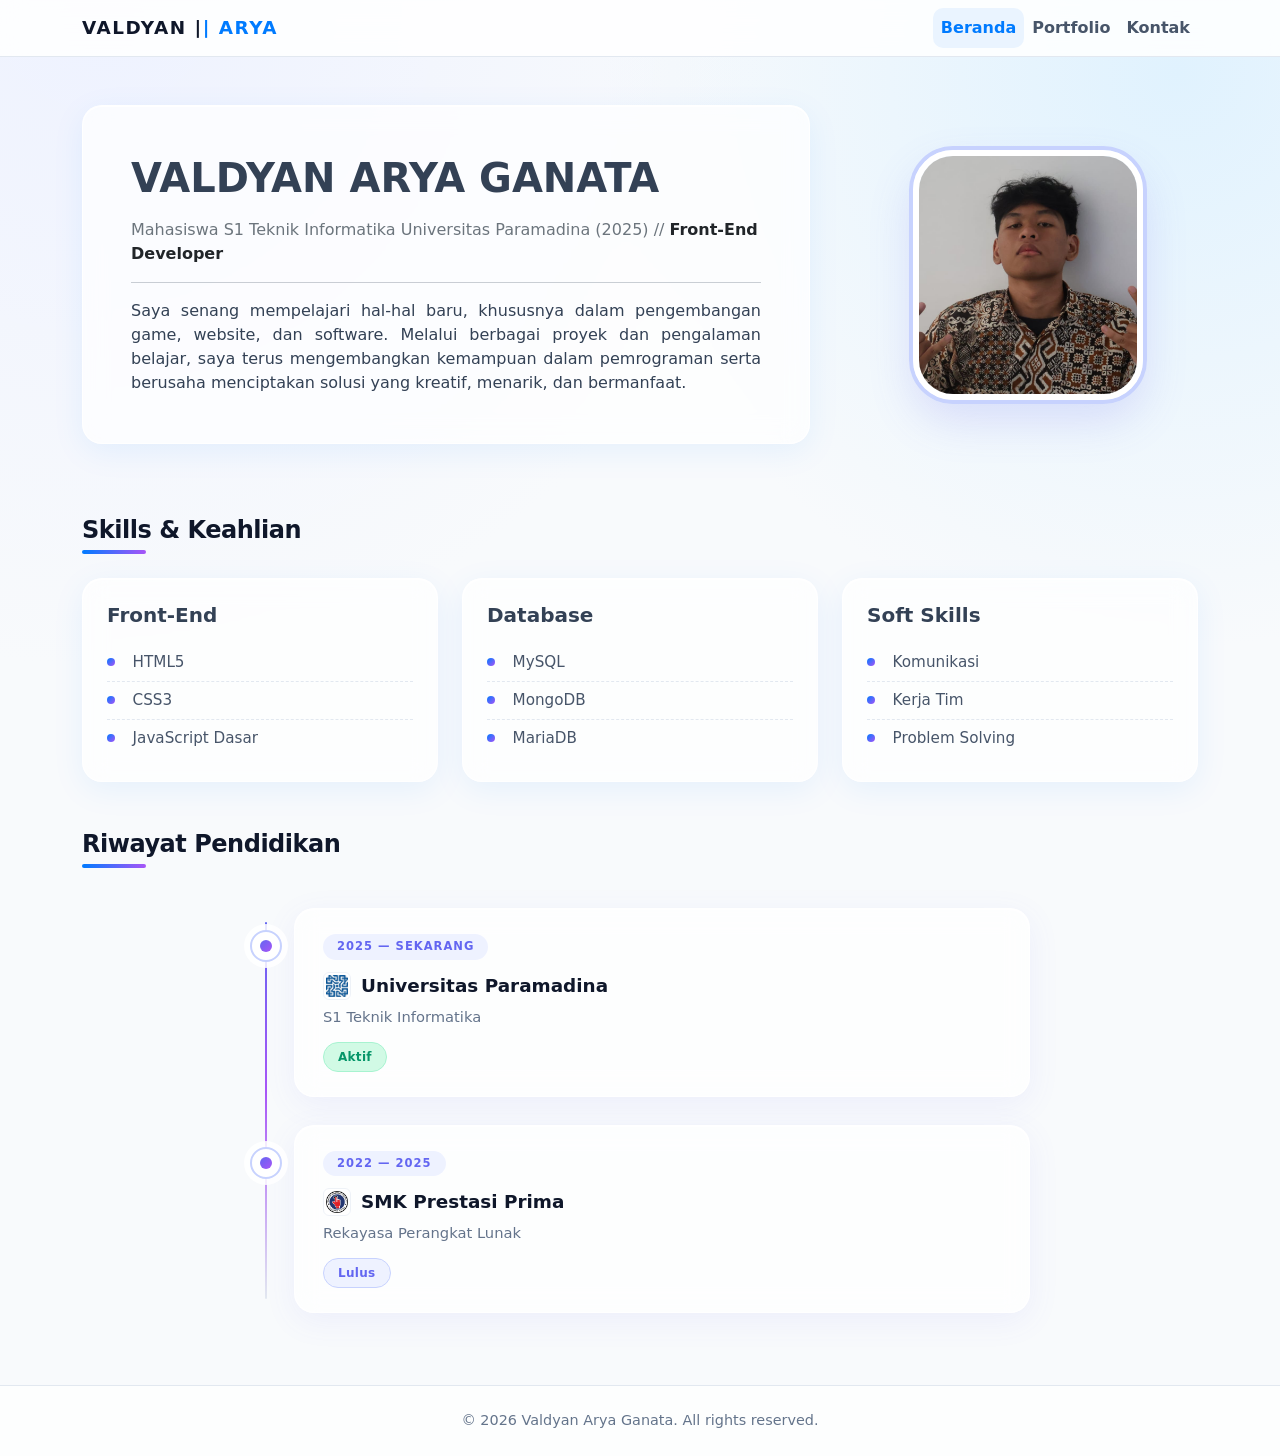
<file: index.html>
<!DOCTYPE html>
<html lang="id">

<head>
    <meta charset="UTF-8">
    <meta name="viewport" content="width=device-width, initial-scale=1.0">
    <title>Beranda - Valdyan Arya</title>

    <link href="https://cdn.jsdelivr.net/npm/bootstrap@5.3.3/dist/css/bootstrap.min.css" rel="stylesheet">
    <link href="https://cdn.jsdelivr.net/npm/bootstrap-icons@1.11.3/font/bootstrap-icons.css" rel="stylesheet">
    <link rel="stylesheet" href="assets/css/style.css">
</head>

<body>
    <nav class="navbar navbar-expand-lg sticky-top">
        <div class="container">
            <a class="navbar-brand" href="index.html">VALDYAN |<span>| ARYA</span></a>

            <button class="navbar-toggler border-0" type="button"
                    data-bs-toggle="collapse" data-bs-target="#mainNav"
                    aria-controls="mainNav" aria-expanded="false" aria-label="Toggle navigation">
                <span class="navbar-toggler-icon"></span>
            </button>

            <div class="collapse navbar-collapse" id="mainNav">
                <ul class="navbar-nav ms-auto">
                    <li class="nav-item"><a class="nav-link active" href="index.html">Beranda</a></li>
                    <li class="nav-item"><a class="nav-link" href="portfolio.html">Portfolio</a></li>
                    <li class="nav-item"><a class="nav-link" href="contact.html">Kontak</a></li>
                </ul>
            </div>
        </div>
    </nav>

    <section class="container py-5">
        <div class="row align-items-center g-4 g-lg-5">
            <div class="col-lg-8">
                <div class="glass-card p-4 p-md-5">
                    <h1 class="fw-bold mb-3">VALDYAN ARYA GANATA</h1>

                    <p class="text-secondary mb-3">
                        Mahasiswa S1 Teknik Informatika Universitas Paramadina (2025)
                        // <strong class="text-dark">Front-End Developer</strong>
                    </p>

                    <hr>

                    <p class="text-justify mb-0">
                        Saya senang mempelajari hal-hal baru, khususnya dalam pengembangan
                        game, website, dan software. Melalui berbagai proyek dan pengalaman
                        belajar, saya terus mengembangkan kemampuan dalam pemrograman serta
                        berusaha menciptakan solusi yang kreatif, menarik, dan bermanfaat.
                    </p>
                </div>
            </div>

            <div class="col-lg-4 text-center hero-image">
                <img src="assets/img/profil.jpeg" alt="Foto Profil">
            </div>
        </div>
    </section>

    <section class="container py-4">
        <h2 class="section-title">Skills &amp; Keahlian</h2>

        <div class="row g-4">
            <div class="col-md-4">
                <div class="glass-card h-100 p-4">
                    <h3 class="h5 fw-bold mb-3">Front-End</h3>
                    <ul class="skill-list">
                        <li>HTML5</li>
                        <li>CSS3</li>
                        <li>JavaScript Dasar</li>
                    </ul>
                </div>
            </div>

            <div class="col-md-4">
                <div class="glass-card h-100 p-4">
                    <h3 class="h5 fw-bold mb-3">Database</h3>
                    <ul class="skill-list">
                        <li>MySQL</li>
                        <li>MongoDB</li>
                        <li>MariaDB</li>
                    </ul>
                </div>
            </div>

            <div class="col-md-4">
                <div class="glass-card h-100 p-4">
                    <h3 class="h5 fw-bold mb-3">Soft Skills</h3>
                    <ul class="skill-list">
                        <li>Komunikasi</li>
                        <li>Kerja Tim</li>
                        <li>Problem Solving</li>
                    </ul>
                </div>
            </div>
        </div>
    </section>

    <section class="container py-4">
        <h2 class="section-title">Riwayat Pendidikan</h2>

        <div class="timeline">

            <div class="timeline-item">
                <div class="timeline-marker"><span class="timeline-dot"></span></div>

                <div class="timeline-card">
                    <span class="timeline-year">2025 — Sekarang</span>

                    <h3 class="timeline-title">
                        <img src="assets/img/universitas.png" alt="Universitas Paramadina" class="timeline-logo">
                        Universitas Paramadina
                    </h3>

                    <p class="timeline-major">S1 Teknik Informatika</p>

                    <span class="timeline-badge active">Aktif</span>
                </div>
            </div>

            <div class="timeline-item">
                <div class="timeline-marker"><span class="timeline-dot"></span></div>

                <div class="timeline-card">
                    <span class="timeline-year">2022 — 2025</span>

                    <h3 class="timeline-title">
                        <img src="assets/img/smk.png" alt="SMK Prestasi Prima" class="timeline-logo">
                        SMK Prestasi Prima
                    </h3>

                    <p class="timeline-major">Rekayasa Perangkat Lunak</p>

                    <span class="timeline-badge done">Lulus</span>
                </div>
            </div>

        </div>
    </section>

    <footer class="footer py-4">
        <div class="container text-center">
            <p class="mb-0">&copy; 2026 Valdyan Arya Ganata. All rights reserved.</p>
        </div>
    </footer>

    <script src="https://cdn.jsdelivr.net/npm/bootstrap@5.3.3/dist/js/bootstrap.bundle.min.js"></script>
</body>

</html>
</file>
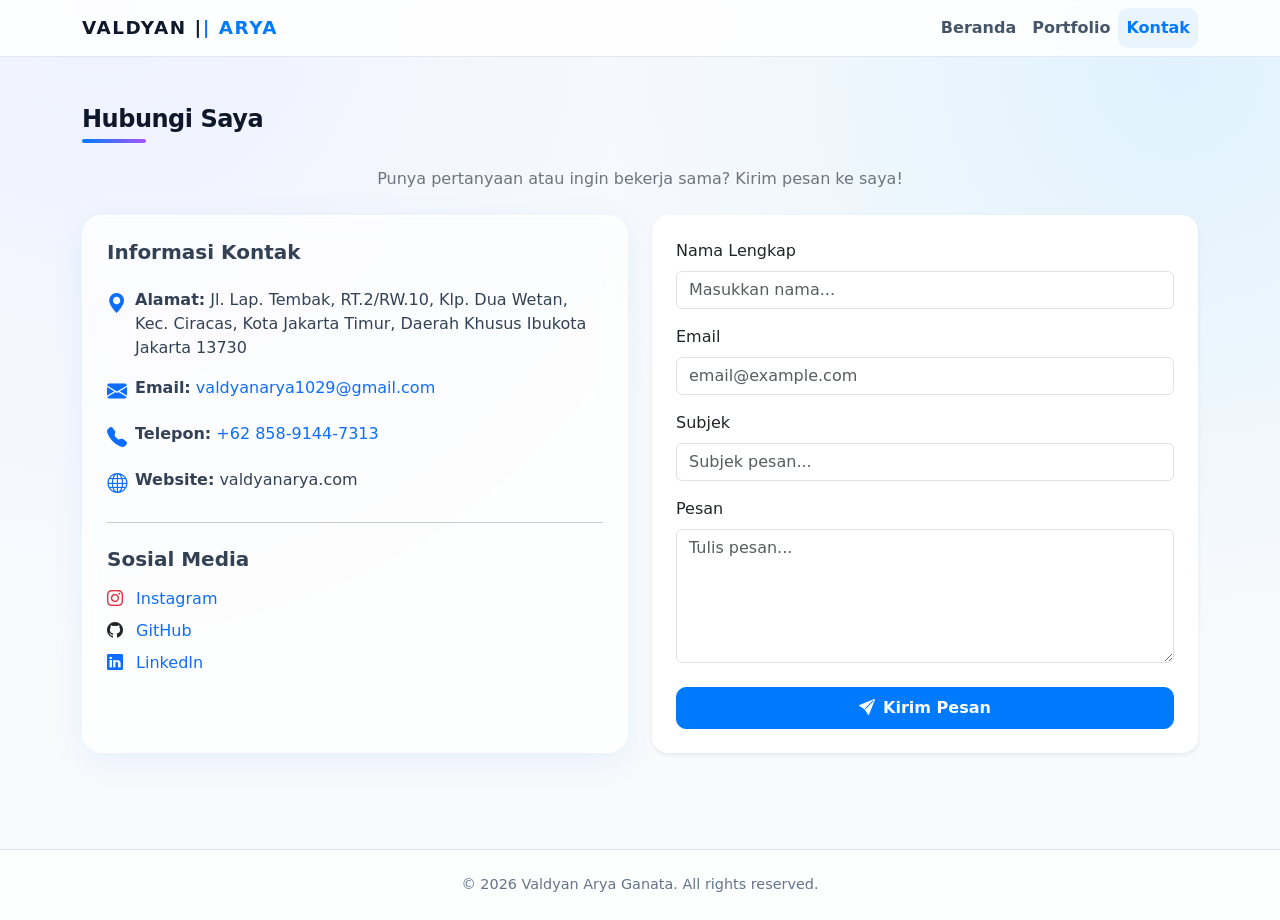
<file: contact.html>
<!DOCTYPE html>
<html lang="id">

<head>
    <meta charset="UTF-8">
    <meta name="viewport" content="width=device-width, initial-scale=1.0">
    <title>Kontak - Valdyan Arya</title>

    <link href="https://cdn.jsdelivr.net/npm/bootstrap@5.3.3/dist/css/bootstrap.min.css" rel="stylesheet">
    <link href="https://cdn.jsdelivr.net/npm/bootstrap-icons@1.11.3/font/bootstrap-icons.css" rel="stylesheet">
    <link rel="stylesheet" href="assets/css/style.css">
</head>

<body>
    <nav class="navbar navbar-expand-lg sticky-top">
        <div class="container">
            <a class="navbar-brand" href="index.html">VALDYAN |<span>| ARYA</span></a>

            <button class="navbar-toggler border-0" type="button"
                    data-bs-toggle="collapse" data-bs-target="#mainNav"
                    aria-controls="mainNav" aria-expanded="false" aria-label="Toggle navigation">
                <span class="navbar-toggler-icon"></span>
            </button>

            <div class="collapse navbar-collapse" id="mainNav">
                <ul class="navbar-nav ms-auto">
                    <li class="nav-item"><a class="nav-link" href="index.html">Beranda</a></li>
                    <li class="nav-item"><a class="nav-link" href="portfolio.html">Portfolio</a></li>
                    <li class="nav-item"><a class="nav-link active" href="contact.html">Kontak</a></li>
                </ul>
            </div>
        </div>
    </nav>

    <section class="container py-5">
        <h2 class="section-title">Hubungi Saya</h2>

        <p class="text-center text-secondary mb-4">
            Punya pertanyaan atau ingin bekerja sama? Kirim pesan ke saya!
        </p>

        <div class="row g-4">
            <div class="col-lg-6">
                <div class="glass-card h-100 p-4">
                    <h3 class="h5 fw-bold mb-4">Informasi Kontak</h3>

                    <p class="d-flex gap-2 mb-3">
                        <i class="bi bi-geo-alt-fill text-primary fs-5"></i>
                        <span>
                            <strong>Alamat:</strong>
                            Jl. Lap. Tembak, RT.2/RW.10, Klp. Dua Wetan,
                            Kec. Ciracas, Kota Jakarta Timur,
                            Daerah Khusus Ibukota Jakarta 13730
                        </span>
                    </p>

                    <p class="d-flex gap-2 mb-3">
                        <i class="bi bi-envelope-fill text-primary fs-5"></i>
                        <span>
                            <strong>Email:</strong>
                            <a href="mailto:valdyanarya1029@gmail.com" class="text-decoration-none">
                                valdyanarya1029@gmail.com
                            </a>
                        </span>
                    </p>

                    <p class="d-flex gap-2 mb-3">
                        <i class="bi bi-telephone-fill text-primary fs-5"></i>
                        <span>
                            <strong>Telepon:</strong>
                            <a href="tel:+6285891447313" class="text-decoration-none">
                                +62 858-9144-7313
                            </a>
                        </span>
                    </p>

                    <p class="d-flex gap-2 mb-4">
                        <i class="bi bi-globe text-primary fs-5"></i>
                        <span><strong>Website:</strong> valdyanarya.com</span>
                    </p>

                    <hr>

                    <h3 class="h5 fw-bold mt-4 mb-3">Sosial Media</h3>

                    <ul class="list-unstyled mb-0">
                        <li class="mb-2">
                            <i class="bi bi-instagram text-danger me-2"></i>
                            <a href="https://www.instagram.com/abazz.1470/" target="_blank"
                               class="text-decoration-none">Instagram</a>
                        </li>

                        <li class="mb-2">
                            <i class="bi bi-github text-dark me-2"></i>
                            <a href="https://github.com/ValdyanArya" target="_blank"
                               class="text-decoration-none">GitHub</a>
                        </li>

                        <li>
                            <i class="bi bi-linkedin text-primary me-2"></i>
                            <a href="https://www.linkedin.com/in/valdyan-arya-ganata-2a28762b8/" target="_blank"
                               class="text-decoration-none">LinkedIn</a>
                        </li>
                    </ul>
                </div>
            </div>

            <div class="col-lg-6">
                <form class="card border-0 shadow-sm rounded-4 p-4 h-100" action="#" method="POST">

                    <div class="mb-3">
                        <label for="nama" class="form-label">Nama Lengkap</label>
                        <input type="text" class="form-control" id="nama" name="nama"
                               placeholder="Masukkan nama..." required>
                    </div>

                    <div class="mb-3">
                        <label for="email" class="form-label">Email</label>
                        <input type="email" class="form-control" id="email" name="email"
                               placeholder="email@example.com" required>
                    </div>

                    <div class="mb-3">
                        <label for="subjek" class="form-label">Subjek</label>
                        <input type="text" class="form-control" id="subjek" name="subjek"
                               placeholder="Subjek pesan...">
                    </div>

                    <div class="mb-4">
                        <label for="pesan" class="form-label">Pesan</label>
                        <textarea class="form-control" id="pesan" name="pesan" rows="5"
                                  placeholder="Tulis pesan..." required></textarea>
                    </div>

                    <button type="submit" class="btn btn-primary w-100 py-2 mt-auto">
                        <i class="bi bi-send-fill me-2"></i>Kirim Pesan
                    </button>

                </form>
            </div>

        </div>
    </section>

    <footer class="footer py-4">
        <div class="container text-center">
            <p class="mb-0">&copy; 2026 Valdyan Arya Ganata. All rights reserved.</p>
        </div>
    </footer>

    <!-- Bootstrap JS -->
    <script src="https://cdn.jsdelivr.net/npm/bootstrap@5.3.3/dist/js/bootstrap.bundle.min.js"></script>
</body>

</html>
</file>
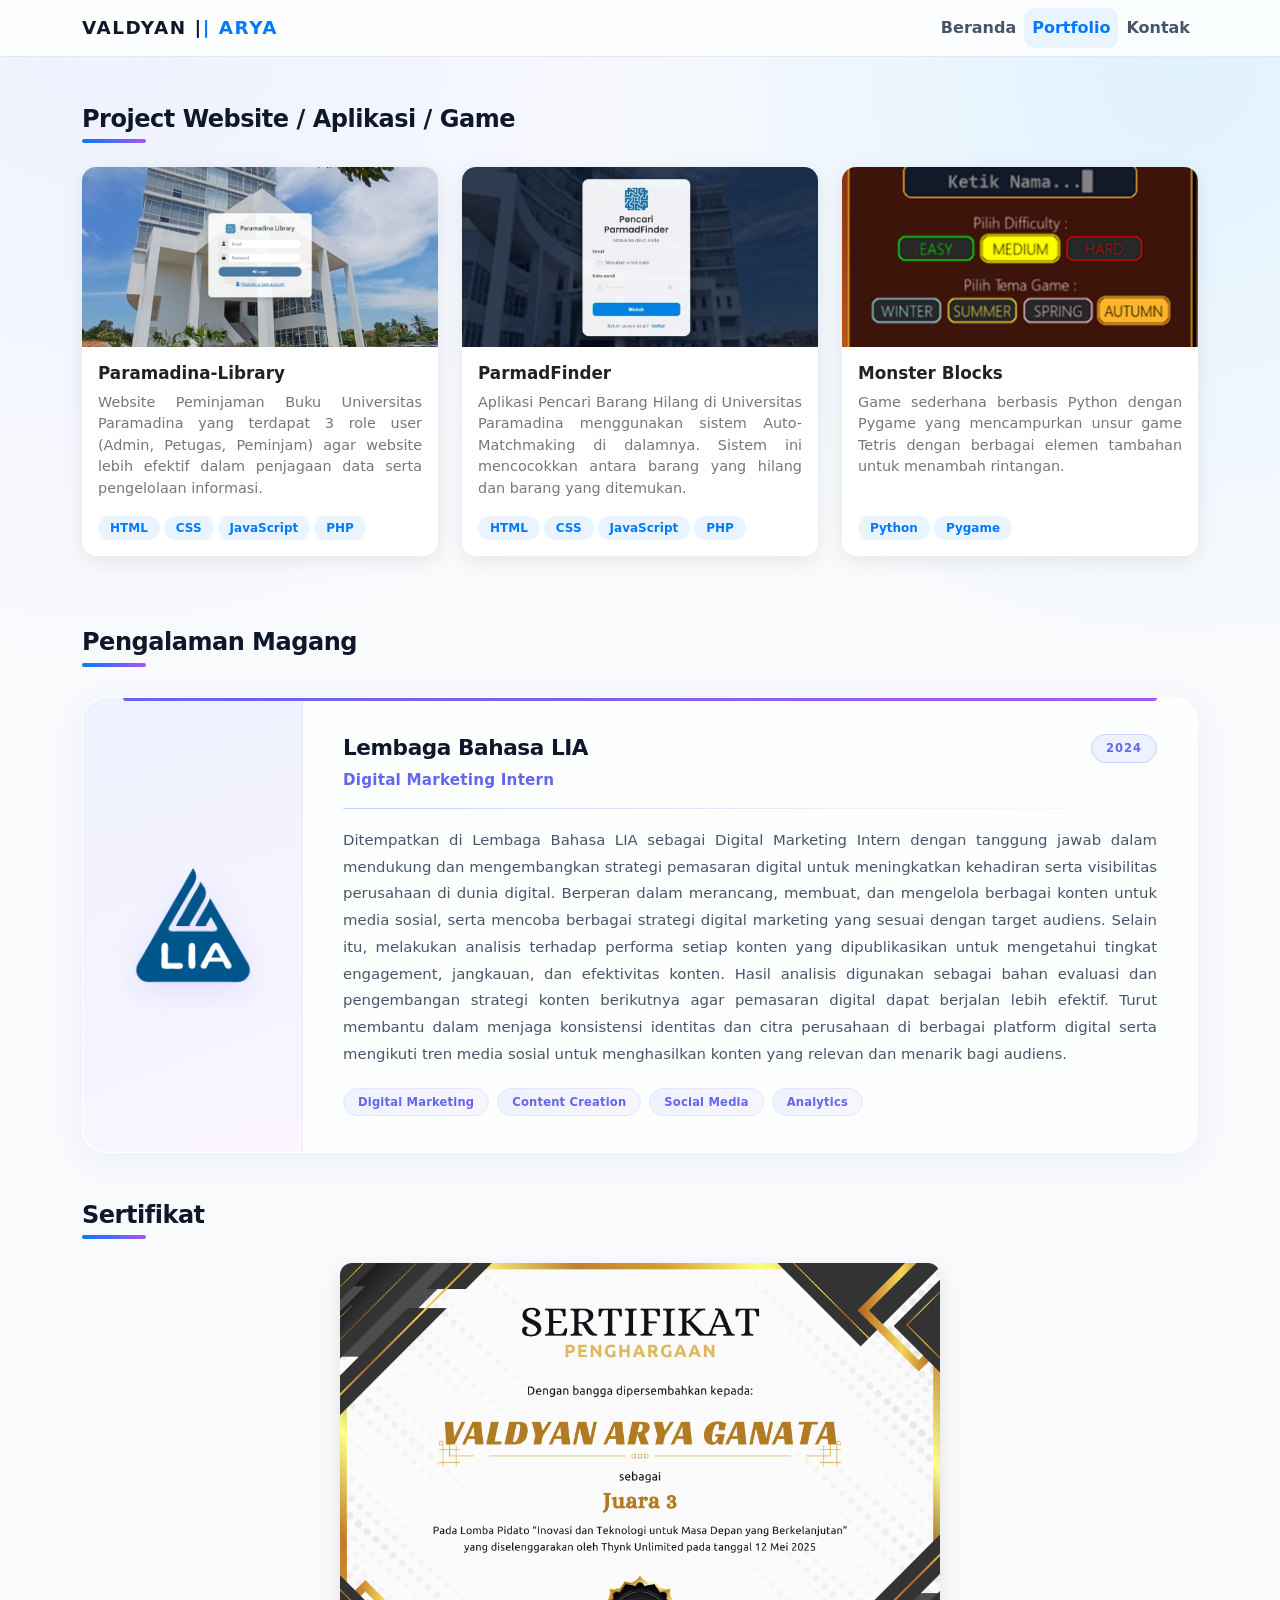
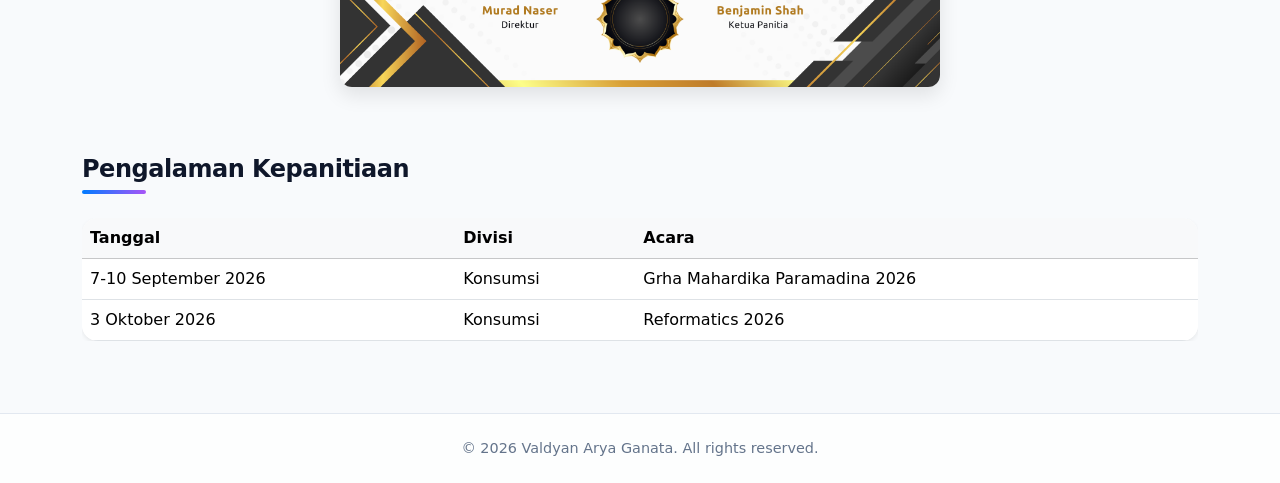
<file: portfolio.html>
<!DOCTYPE html>
<html lang="id">

<head>
    <meta charset="UTF-8">
    <meta name="viewport" content="width=device-width, initial-scale=1.0">
    <title>Portfolio - Valdyan Arya</title>

    <link href="https://cdn.jsdelivr.net/npm/bootstrap@5.3.3/dist/css/bootstrap.min.css" rel="stylesheet">
    <link href="https://cdn.jsdelivr.net/npm/bootstrap-icons@1.11.3/font/bootstrap-icons.css" rel="stylesheet">
    <link rel="stylesheet" href="assets/css/style.css">
</head>

<body>
    <nav class="navbar navbar-expand-lg sticky-top">
        <div class="container">
            <a class="navbar-brand" href="index.html">VALDYAN |<span>| ARYA</span></a>

            <button class="navbar-toggler border-0" type="button"
                    data-bs-toggle="collapse" data-bs-target="#mainNav"
                    aria-controls="mainNav" aria-expanded="false" aria-label="Toggle navigation">
                <span class="navbar-toggler-icon"></span>
            </button>

            <div class="collapse navbar-collapse" id="mainNav">
                <ul class="navbar-nav ms-auto">
                    <li class="nav-item"><a class="nav-link" href="index.html">Beranda</a></li>
                    <li class="nav-item"><a class="nav-link active" href="portfolio.html">Portfolio</a></li>
                    <li class="nav-item"><a class="nav-link" href="contact.html">Kontak</a></li>
                </ul>
            </div>
        </div>
    </nav>

    <!-- ===== PROJECT ===== -->
    <section class="container py-5">
        <h2 class="section-title">Project Website / Aplikasi / Game</h2>

        <div class="row g-4">

            <div class="col-md-6 col-lg-4">
                <div class="card project-card h-100 border-0">
                    <img src="assets/img/library.jpeg" class="card-img-top" alt="Project Paramadina Library">

                    <div class="card-body d-flex flex-column">
                        <h3 class="h6 fw-bold mb-2">Paramadina-Library</h3>

                        <p class="flex-grow-1 mb-3">
                            Website Peminjaman Buku Universitas Paramadina yang terdapat
                            3 role user (Admin, Petugas, Peminjam) agar website lebih
                            efektif dalam penjagaan data serta pengelolaan informasi.
                        </p>

                        <div class="d-flex flex-wrap gap-1">
                            <span class="tag">HTML</span>
                            <span class="tag">CSS</span>
                            <span class="tag">JavaScript</span>
                            <span class="tag">PHP</span>
                        </div>
                    </div>
                </div>
            </div>

            <div class="col-md-6 col-lg-4">
                <div class="card project-card h-100 border-0">
                    <img src="assets/img/parmadfinder.jpeg" class="card-img-top" alt="Project ParmadFinder">

                    <div class="card-body d-flex flex-column">
                        <h3 class="h6 fw-bold mb-2">ParmadFinder</h3>

                        <p class="flex-grow-1 mb-3">
                            Aplikasi Pencari Barang Hilang di Universitas Paramadina
                            menggunakan sistem Auto-Matchmaking di dalamnya.
                            Sistem ini mencocokkan antara barang yang hilang dan
                            barang yang ditemukan.
                        </p>

                        <div class="d-flex flex-wrap gap-1">
                            <span class="tag">HTML</span>
                            <span class="tag">CSS</span>
                            <span class="tag">JavaScript</span>
                            <span class="tag">PHP</span>
                        </div>
                    </div>
                </div>
            </div>

            <div class="col-md-6 col-lg-4">
                <div class="card project-card h-100 border-0">
                    <img src="assets/img/monsterblocks.png" class="card-img-top" alt="Project Monster Blocks">

                    <div class="card-body d-flex flex-column">
                        <h3 class="h6 fw-bold mb-2">Monster Blocks</h3>

                        <p class="flex-grow-1 mb-3">
                            Game sederhana berbasis Python dengan Pygame yang
                            mencampurkan unsur game Tetris dengan berbagai elemen
                            tambahan untuk menambah rintangan.
                        </p>

                        <div class="d-flex flex-wrap gap-1">
                            <span class="tag">Python</span>
                            <span class="tag">Pygame</span>
                        </div>
                    </div>
                </div>
            </div>
        </div>
    </section>

    <section class="container py-4">
        <h2 class="section-title">Pengalaman Magang</h2>

        <div class="exp-card">

            <div class="exp-logo">
                <img src="assets/img/lia.png" alt="Lembaga Bahasa LIA">
            </div>

            <div class="exp-content">

                <div class="exp-header">
                    <h3 class="exp-company">Lembaga Bahasa LIA</h3>
                    <span class="exp-badge">2024</span>
                </div>

                <p class="exp-role">Digital Marketing Intern</p>

                <div class="exp-divider"></div>

                <p class="exp-desc">
                    Ditempatkan di Lembaga Bahasa LIA sebagai Digital Marketing
                    Intern dengan tanggung jawab dalam mendukung dan
                    mengembangkan strategi pemasaran digital untuk meningkatkan
                    kehadiran serta visibilitas perusahaan di dunia digital.
                    Berperan dalam merancang, membuat, dan mengelola berbagai
                    konten untuk media sosial, serta mencoba berbagai strategi
                    digital marketing yang sesuai dengan target audiens.
                    Selain itu, melakukan analisis terhadap performa setiap
                    konten yang dipublikasikan untuk mengetahui tingkat
                    engagement, jangkauan, dan efektivitas konten. Hasil
                    analisis digunakan sebagai bahan evaluasi dan pengembangan
                    strategi konten berikutnya agar pemasaran digital dapat
                    berjalan lebih efektif. Turut membantu dalam menjaga
                    konsistensi identitas dan citra perusahaan di berbagai
                    platform digital serta mengikuti tren media sosial untuk
                    menghasilkan konten yang relevan dan menarik bagi audiens.
                </p>

                <div class="exp-tags">
                    <span class="tag">Digital Marketing</span>
                    <span class="tag">Content Creation</span>
                    <span class="tag">Social Media</span>
                    <span class="tag">Analytics</span>
                </div>

            </div>
        </div>
    </section>

    <section class="container py-4">
        <h2 class="section-title">Sertifikat</h2>

        <img src="assets/img/sertifikat.png" alt="Sertifikat" class="certificate-image">
    </section>

    <section class="container py-4">
        <h2 class="section-title">Pengalaman Kepanitiaan</h2>

        <div class="table-responsive">
            <table class="table table-hover align-middle bg-white shadow-sm rounded-4 overflow-hidden mb-0">
                <thead class="table-light">
                    <tr>
                        <th scope="col">Tanggal</th>
                        <th scope="col">Divisi</th>
                        <th scope="col">Acara</th>
                    </tr>
                </thead>

                <tbody>
                    <tr>
                        <td>7-10 September 2026</td>
                        <td>Konsumsi</td>
                        <td>Grha Mahardika Paramadina 2026</td>
                    </tr>

                    <tr>
                        <td>3 Oktober 2026</td>
                        <td>Konsumsi</td>
                        <td>Reformatics 2026</td>
                    </tr>
                </tbody>
            </table>
        </div>
    </section>

    <footer class="footer py-4">
        <div class="container text-center">
            <p class="mb-0">&copy; 2026 Valdyan Arya Ganata. All rights reserved.</p>
        </div>
    </footer>

    <script src="https://cdn.jsdelivr.net/npm/bootstrap@5.3.3/dist/js/bootstrap.bundle.min.js"></script>
</body>

</html>
</file>
<file: assets/css/style.css>
body {
    font-family: "Segoe UI", system-ui, -apple-system, "Helvetica Neue", Arial, sans-serif;
    color: #334155;
    background:
        radial-gradient(circle at 8% 0%, #eef2ff 0%, transparent 45%),
        radial-gradient(circle at 92% 8%, #e0f2fe 0%, transparent 40%),
        #f8fafc;
    background-attachment: fixed;
    min-height: 100vh;
}

.text-justify { text-align: justify; }

.navbar {
    background: rgba(255, 255, 255, 0.85);
    backdrop-filter: blur(12px);
    -webkit-backdrop-filter: blur(12px);
    border-bottom: 1px solid #e2e8f0;
}

.navbar-brand {
    font-weight: 800;
    letter-spacing: 1.5px;
    font-size: 1.15rem;
    color: #0f172a;
}
.navbar-brand span { color: #007bff; }
.navbar-brand:hover { color: #0f172a; }

.navbar .nav-link {
    font-weight: 600;
    color: #475569;
    padding: .5rem 1rem;
    border-radius: 10px;
    transition: all .25s ease;
}
.navbar .nav-link:hover { color: #007bff; background: #f1f5ff; }
.navbar .nav-link.active { color: #007bff !important; background: #eaf4ff; }

.section-title {
    font-size: 1.5rem;
    font-weight: 800;
    color: #0f172a;
    letter-spacing: -.02em;
    margin-bottom: 1.5rem;
    padding-bottom: .6rem;
    position: relative;
}
.section-title::after {
    content: "";
    position: absolute;
    left: 0; bottom: 0;
    width: 64px; height: 4px;
    border-radius: 4px;
    background: linear-gradient(90deg, #007bff, #a855f7);
}

.glass-card {
    background: rgba(255, 255, 255, 0.7);
    backdrop-filter: blur(12px);
    -webkit-backdrop-filter: blur(12px);
    border: 1px solid rgba(255, 255, 255, 0.8);
    border-radius: 20px;
    box-shadow:
        0 8px 32px rgba(0, 123, 255, 0.08),
        inset 0 1px 0 rgba(255, 255, 255, 0.9);
    transition: all .3s ease;
}
.glass-card:hover {
    background: rgba(255, 255, 255, 0.92);
    transform: translateY(-3px);
    box-shadow: 0 16px 40px rgba(0, 123, 255, 0.15);
}

.hero-image img {
    width: 230px;
    height: 250px;
    object-fit: cover;
    border-radius: 40px;
    border: 6px solid #ffffff;
    box-shadow:
        0 0 0 4px #c7d2fe,
        0 20px 45px rgba(99, 102, 241, 0.18);
    transition: transform .4s cubic-bezier(.4, 0, .2, 1), box-shadow .4s ease;
}
.hero-image img:hover {
    transform: scale(1.04) rotate(-1.5deg);
    box-shadow:
        0 0 0 4px #a5b4fc,
        0 28px 55px rgba(99, 102, 241, 0.28);
}

.skill-list {
    list-style: none;
    padding-left: 0;
    margin-bottom: 0;
}
.skill-list li {
    position: relative;
    padding: .45rem 0 .45rem 1.6rem;
    color: #475569;
    font-size: .95rem;
    border-bottom: 1px dashed #e2e8f0;
}
.skill-list li:last-child { border-bottom: none; }
.skill-list li::before {
    content: "";
    position: absolute;
    left: 0; top: 50%;
    transform: translateY(-50%);
    width: 8px; height: 8px;
    border-radius: 50%;
    background: linear-gradient(135deg, #007bff, #a855f7);
}

.timeline {
    position: relative;
    max-width: 780px;
    margin: 40px auto 0;
    padding-left: 44px;
}
.timeline::before {
    content: '';
    position: absolute;
    top: 14px; bottom: 14px;
    left: 15px;
    width: 2px;
    background: linear-gradient(180deg, #6366f1 0%, #a855f7 45%, #e2e8f0 100%);
    border-radius: 2px;
}
.timeline-item { position: relative; margin-bottom: 28px; }
.timeline-item:last-child { margin-bottom: 0; }

.timeline-marker {
    position: absolute;
    left: -44px; top: 22px;
    width: 32px; height: 32px;
    display: flex;
    align-items: center;
    justify-content: center;
    background: #fff;
    border: 2px solid #c7d2fe;
    border-radius: 50%;
    z-index: 2;
    box-shadow: 0 0 0 6px rgba(255, 255, 255, 0.85);
    transition: all .3s ease;
}
.timeline-dot {
    width: 12px; height: 12px;
    border-radius: 50%;
    background: linear-gradient(135deg, #6366f1, #a855f7);
    transition: transform .3s ease;
}
.timeline-item:hover .timeline-marker {
    border-color: #a855f7;
    box-shadow: 0 0 0 6px rgba(168, 85, 247, 0.15);
}
.timeline-item:hover .timeline-dot { transform: scale(1.3); }

.timeline-card {
    background: rgba(255, 255, 255, 0.75);
    backdrop-filter: blur(12px);
    -webkit-backdrop-filter: blur(12px);
    border: 1px solid rgba(255, 255, 255, 0.9);
    border-radius: 20px;
    padding: 24px 28px;
    box-shadow:
        0 8px 32px rgba(99, 102, 241, 0.08),
        inset 0 1px 0 rgba(255, 255, 255, 0.9);
    transition: all .4s cubic-bezier(.4, 0, .2, 1);
}
.timeline-card:hover {
    transform: translateX(6px) translateY(-3px);
    background: rgba(255, 255, 255, 0.95);
    box-shadow:
        0 16px 40px rgba(99, 102, 241, 0.15),
        inset 0 1px 0 rgba(255, 255, 255, 1);
    border-color: #c7d2fe;
}

.timeline-year {
    display: inline-block;
    font-size: .72rem;
    font-weight: 700;
    letter-spacing: 1px;
    color: #6366f1;
    background: #eef2ff;
    padding: 4px 14px;
    border-radius: 20px;
    text-transform: uppercase;
    margin-bottom: 12px;
}
.timeline-title {
    font-size: 1.15rem;
    font-weight: 700;
    color: #0f172a;
    display: flex;
    align-items: center;
    gap: 10px;
    margin-bottom: 6px;
    line-height: 1.4;
}
.timeline-logo {
    width: 28px; height: 28px;
    object-fit: contain;
    border-radius: 6px;
    flex-shrink: 0;
    background: #fff;
    padding: 2px;
    border: 1px solid #eef2f7;
}
.timeline-major {
    color: #64748b;
    font-size: .92rem;
    margin-bottom: 14px;
}
.timeline-badge {
    display: inline-block;
    font-size: .75rem;
    font-weight: 600;
    padding: 5px 14px;
    border-radius: 20px;
    letter-spacing: .3px;
}
.timeline-badge.active {
    color: #059669;
    background: #d1fae5;
    border: 1px solid #a7f3d0;
}
.timeline-badge.done {
    color: #6366f1;
    background: #eef2ff;
    border: 1px solid #c7d2fe;
}

.tag {
    display: inline-block;
    background: #eaf4ff;
    color: #007bff;
    padding: 4px 12px;
    border-radius: 20px;
    font-size: .75rem;
    font-weight: 600;
    line-height: 1.4;
}

.project-card {
    background: #fff;
    border-radius: 14px;
    overflow: hidden;
    box-shadow: 0 5px 20px rgba(0, 0, 0, 0.08);
    transition: transform .3s ease, box-shadow .3s ease;
}
.project-card:hover {
    transform: translateY(-8px);
    box-shadow: 0 18px 40px rgba(0, 0, 0, 0.13);
}
.project-card img {
    width: 100%;
    height: 180px;
    object-fit: cover;
}
.project-card .card-body { text-align: justify; }
.project-card h3 { font-size: 1.05rem; color: #222; }
.project-card p { font-size: .9rem; color: #777; }

.exp-card {
    display: flex;
    align-items: stretch;
    background: rgba(255, 255, 255, 0.75);
    backdrop-filter: blur(12px);
    -webkit-backdrop-filter: blur(12px);
    border-radius: 24px;
    overflow: hidden;
    border: 1px solid rgba(255, 255, 255, 0.9);
    box-shadow:
        0 8px 32px rgba(99, 102, 241, 0.08),
        inset 0 1px 0 rgba(255, 255, 255, 0.9);
    transition: all .4s cubic-bezier(.4, 0, .2, 1);
    margin-top: 30px;
    position: relative;
}
.exp-card::before {
    content: '';
    position: absolute;
    top: 0; left: 40px; right: 40px;
    height: 3px;
    background: linear-gradient(90deg, #6366f1, #a855f7);
    border-radius: 0 0 6px 6px;
}
.exp-card:hover {
    background: rgba(255, 255, 255, 0.95);
    transform: translateY(-4px);
    box-shadow:
        0 20px 50px rgba(99, 102, 241, 0.15),
        inset 0 1px 0 rgba(255, 255, 255, 1);
    border-color: #c7d2fe;
}

.exp-logo {
    width: 220px;
    flex-shrink: 0;
    display: flex;
    align-items: center;
    justify-content: center;
    padding: 40px 30px;
    background: linear-gradient(160deg, #eef2ff 0%, #faf5ff 100%);
    border-right: 1px solid rgba(226, 232, 240, 0.6);
}
.exp-logo img {
    max-width: 100%;
    max-height: 120px;
    object-fit: contain;
    filter: drop-shadow(0 8px 16px rgba(99, 102, 241, 0.15));
    transition: transform .4s cubic-bezier(.4, 0, .2, 1);
}
.exp-card:hover .exp-logo img { transform: scale(1.08); }

.exp-content {
    flex: 1;
    padding: 36px 40px;
    display: flex;
    flex-direction: column;
}
.exp-header {
    display: flex;
    align-items: center;
    justify-content: space-between;
    gap: 16px;
    margin-bottom: 6px;
    flex-wrap: wrap;
}
.exp-company {
    font-size: 1.35rem;
    font-weight: 800;
    color: #0f172a;
    letter-spacing: -.02em;
    line-height: 1.3;
    margin: 0;
}
.exp-badge {
    display: inline-block;
    font-size: .72rem;
    font-weight: 700;
    letter-spacing: 1px;
    color: #6366f1;
    background: #eef2ff;
    border: 1px solid #c7d2fe;
    padding: 5px 14px;
    border-radius: 20px;
    text-transform: uppercase;
    flex-shrink: 0;
}
.exp-role {
    font-size: .95rem;
    font-weight: 600;
    color: #6366f1;
    margin-bottom: 16px;
    letter-spacing: .2px;
}
.exp-divider {
    height: 1px;
    background: linear-gradient(90deg, #c7d2fe 0%, transparent 100%);
    margin-bottom: 18px;
    border-radius: 1px;
}
.exp-desc {
    color: #475569;
    font-size: .93rem;
    line-height: 1.8;
    text-align: justify;
    margin-bottom: 20px;
}
.exp-tags {
    display: flex;
    flex-wrap: wrap;
    gap: 8px;
    margin-top: auto;
}
.exp-tags .tag {
    background: linear-gradient(135deg, #eef2ff 0%, #faf5ff 100%);
    color: #6366f1;
    border: 1px solid #e0e7ff;
    padding: 5px 14px;
    font-weight: 600;
    font-size: .72rem;
    letter-spacing: .2px;
    transition: all .25s ease;
}
.exp-tags .tag:hover {
    background: linear-gradient(135deg, #6366f1, #a855f7);
    color: #fff;
    border-color: transparent;
    transform: translateY(-2px);
    box-shadow: 0 6px 14px rgba(99, 102, 241, 0.25);
}

.certificate-image {
    width: 100%;
    max-width: 600px;
    display: block;
    margin: 20px auto;
    border-radius: 12px;
    box-shadow: 0 8px 20px rgba(0, 0, 0, 0.1);
}

.btn-primary {
    --bs-btn-bg: #007bff;
    --bs-btn-border-color: #007bff;
    --bs-btn-hover-bg: #0069d9;
    --bs-btn-hover-border-color: #0069d9;
    --bs-btn-active-bg: #0062cc;
    --bs-btn-active-border-color: #0062cc;
    --bs-btn-focus-shadow-rgb: 0, 123, 255;
    font-weight: 600;
    border-radius: 10px;
}

.form-control:focus {
    border-color: #007bff;
    box-shadow: 0 0 0 .2rem rgba(0, 123, 255, .15);
}

.footer {
    background: rgba(255, 255, 255, 0.8);
    border-top: 1px solid #e2e8f0;
    color: #64748b;
    font-size: .9rem;
    margin-top: 3rem;
}

@media (max-width: 768px) {
    .exp-card { flex-direction: column; border-radius: 20px; }
    .exp-logo {
        width: 100%;
        padding: 28px 20px;
        border-right: none;
        border-bottom: 1px solid rgba(226, 232, 240, 0.6);
    }
    .exp-logo img { max-height: 80px; }
    .exp-content { padding: 26px 24px; }
    .exp-company { font-size: 1.15rem; }
    .exp-badge { font-size: .68rem; padding: 4px 12px; }
    .exp-desc { font-size: .88rem; text-align: left; }
    .exp-card::before { left: 24px; right: 24px; }
}

@media (max-width: 640px) {
    .timeline { padding-left: 32px; margin-top: 30px; }
    .timeline::before { left: 10px; }
    .timeline-marker { left: -32px; width: 24px; height: 24px; top: 18px; }
    .timeline-dot { width: 10px; height: 10px; }
    .timeline-card { padding: 20px 22px; border-radius: 16px; }
    .timeline-title { font-size: 1rem; }
    .timeline-logo { width: 24px; height: 24px; }
    .timeline-major { font-size: .85rem; }
}
</file>
